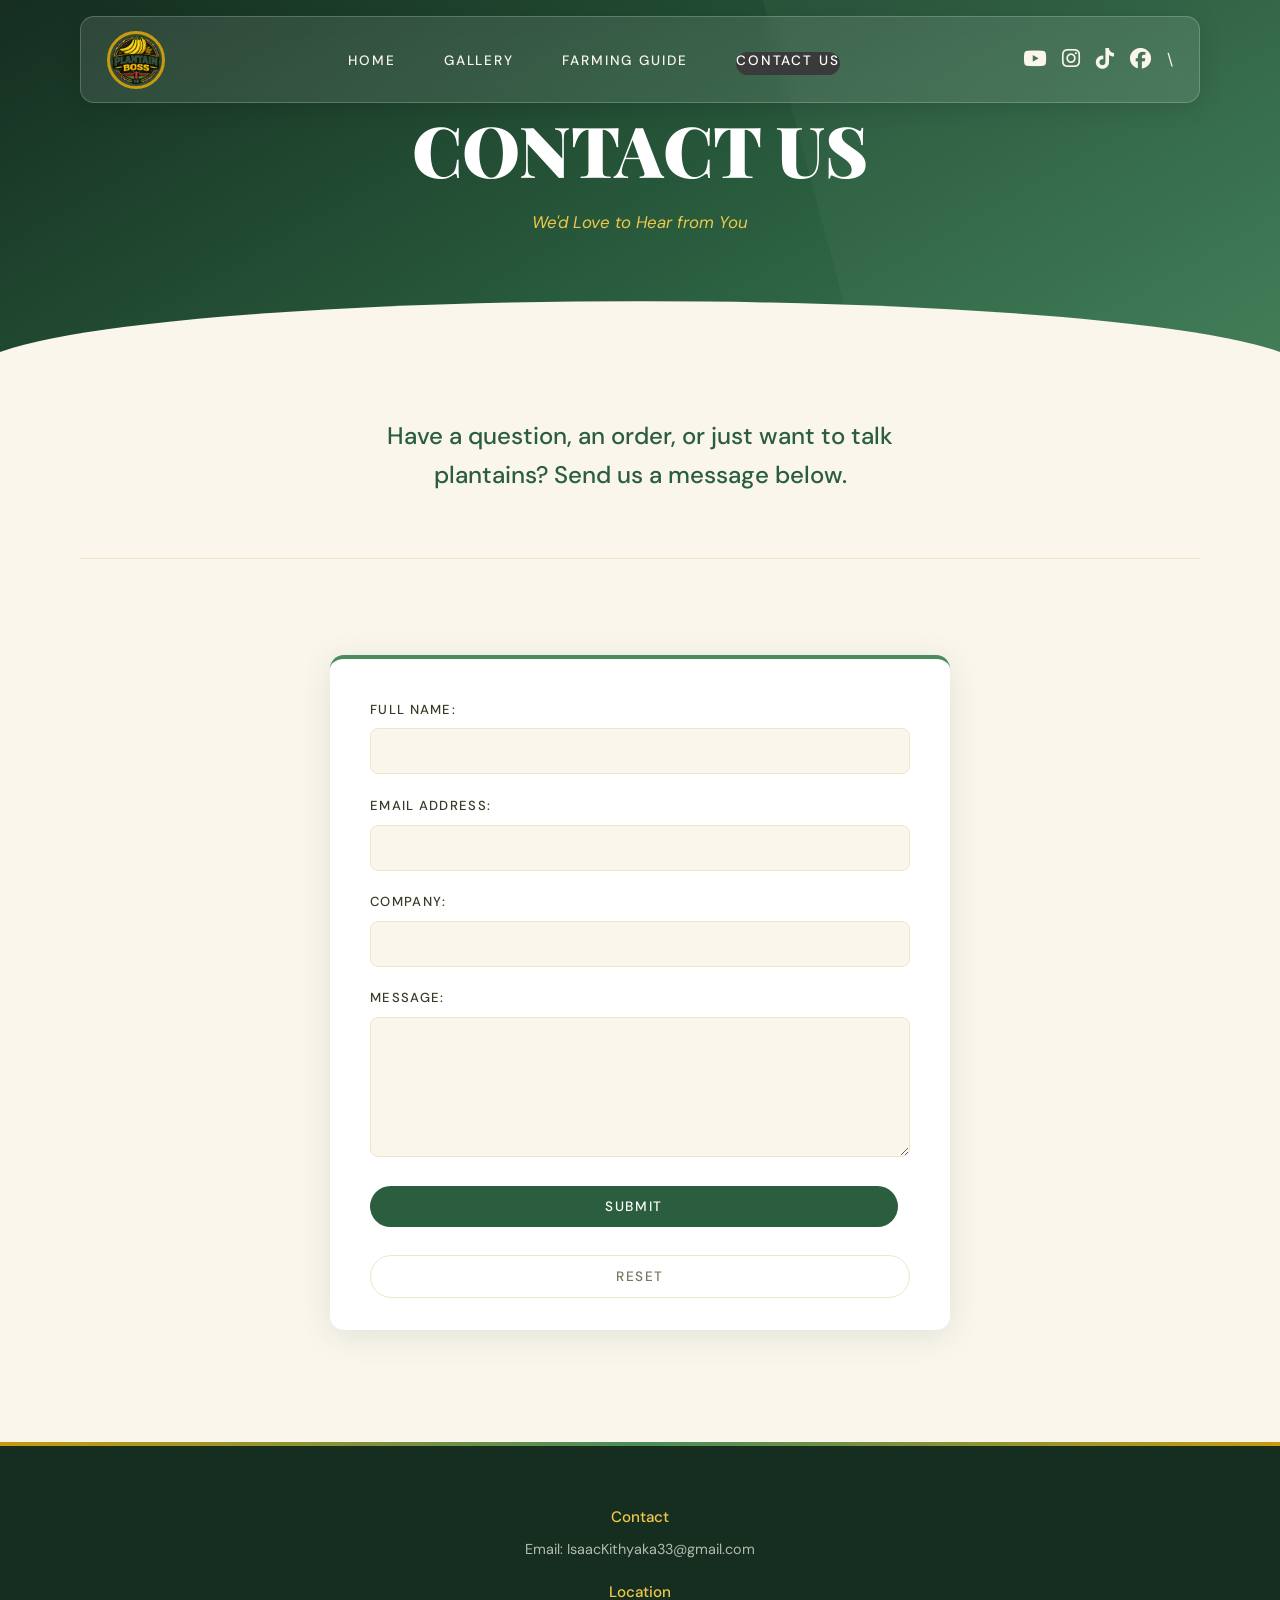
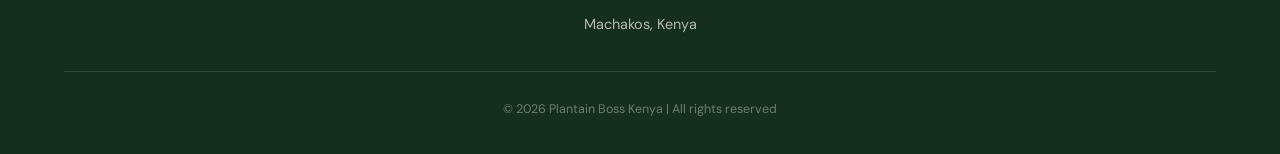
<file: submission/contact.html>
<!DOCTYPE html>
<html lang="en">
<head>
    <meta charset="UTF-8">
    <meta name="viewport" content="width=device-width, initial-scale=1.0">
    <meta name="author" content="Plantain Farming Kenya">
    <meta name="description"
        content="Get in touch with Plantain Boss Kenya, based in Machakos. Reach us to order organic, farm-fresh plantains or ask about our regenerative farming practices.">
    <meta name="keywords"
        content="Contact Plantain Boss Kenya, Buy plantains Kenya, Plantain farm Machakos contact">
    <link rel="canonical" href="https://plantainboss.co.ke/submission/contact.html">
    <link rel="stylesheet" href="css/styles.css">
    <link rel="icon" type="image/png" href="images/plantain-boss-logo.png">
    <title>Contact Us | Plantain Boss Kenya</title>
    <link rel="stylesheet" href="https://cdnjs.cloudflare.com/ajax/libs/font-awesome/6.5.0/css/all.min.css">
</head>
<body>
    <header>
        <nav>
            <a href="../index.html"><img src="images/plantain-boss-logo.png" alt="Plantain Boss Kenya" class="logo"></a>

            <ul>
                <li><a href="../index.html">Home</a></li>
                <li><a href="gallery.html">Gallery</a></li>
                <li><a href="plantain-farming-guide.html">Farming Guide</a></li>
                <li><a href="contact.html" class="active">Contact Us</a></li>
            </ul>
            <div class="social-links">
                <a href="https://www.youtube.com/@PlantainBossKE" target="_blank"><i class="fab fa-youtube"></i></a>
                <a href="https://www.instagram.com/plantainboss_ke/" target="_blank"><i class="fab fa-instagram"></i></a>
                <a href="https://www.tiktok.com/@plantainboss_ke" target="_blank"><i class="fab fa-tiktok"></i></a>
                <a href="https://www.facebook.com/plantainbosskenya" target="_blank"><i class="fab fa-facebook"></i></a>
          \
            </div>
        </nav>
        <h1 style="text-align: center;"><b><font size="50">CONTACT US</font></b></h1>
        <p style="text-align: center;"><i>We'd Love to Hear from You</i></p>
        <br>
    </header>

    <div style="max-width:720px; margin:0 auto; padding:3rem 5% 1rem; text-align:center;">
    <p style="font-family:'DM Sans', sans-serif; font-weight:500; font-size:clamp(1.15rem, 2.6vw, 1.5rem); color:#2a5e3f; line-height:1.6; margin:0;">Have a question, an order, or just want to talk plantains? Send us a message below.</p>
    </div>

    <hr>
    <main>
        <section id="contact">
            <form action="submit_form.php" method="post">

                <label for="full-name">Full Name:</label>
                <input type="text" id="full-name" name="full-name" required><br><br>

                <label for="email">Email Address:</label>
                <input type="email" id="email" name="email" required><br><br>

                <label for="company">Company:</label>
                <input type="text" id="company" name="company"><br><br>

                <label for="message">Message:</label><br>
                <textarea id="message" name="message" rows="5" cols="40" required></textarea><br><br>

                <button type="submit">Submit</button>
                <input type="reset" value="Reset">

            </form>
        </section>
    </main>
    <footer>
        <hr>
        <p>Contact</p>
        <p>Email: IsaacKithyaka33@gmail.com</p>
        <p>Location</p>
        <p>Machakos, Kenya</p>
        <p>&copy; 2026 Plantain Boss Kenya | All rights reserved</p>
    </footer>
    <script src="script.js/script.js"></script>
</body>
</html>
</file>
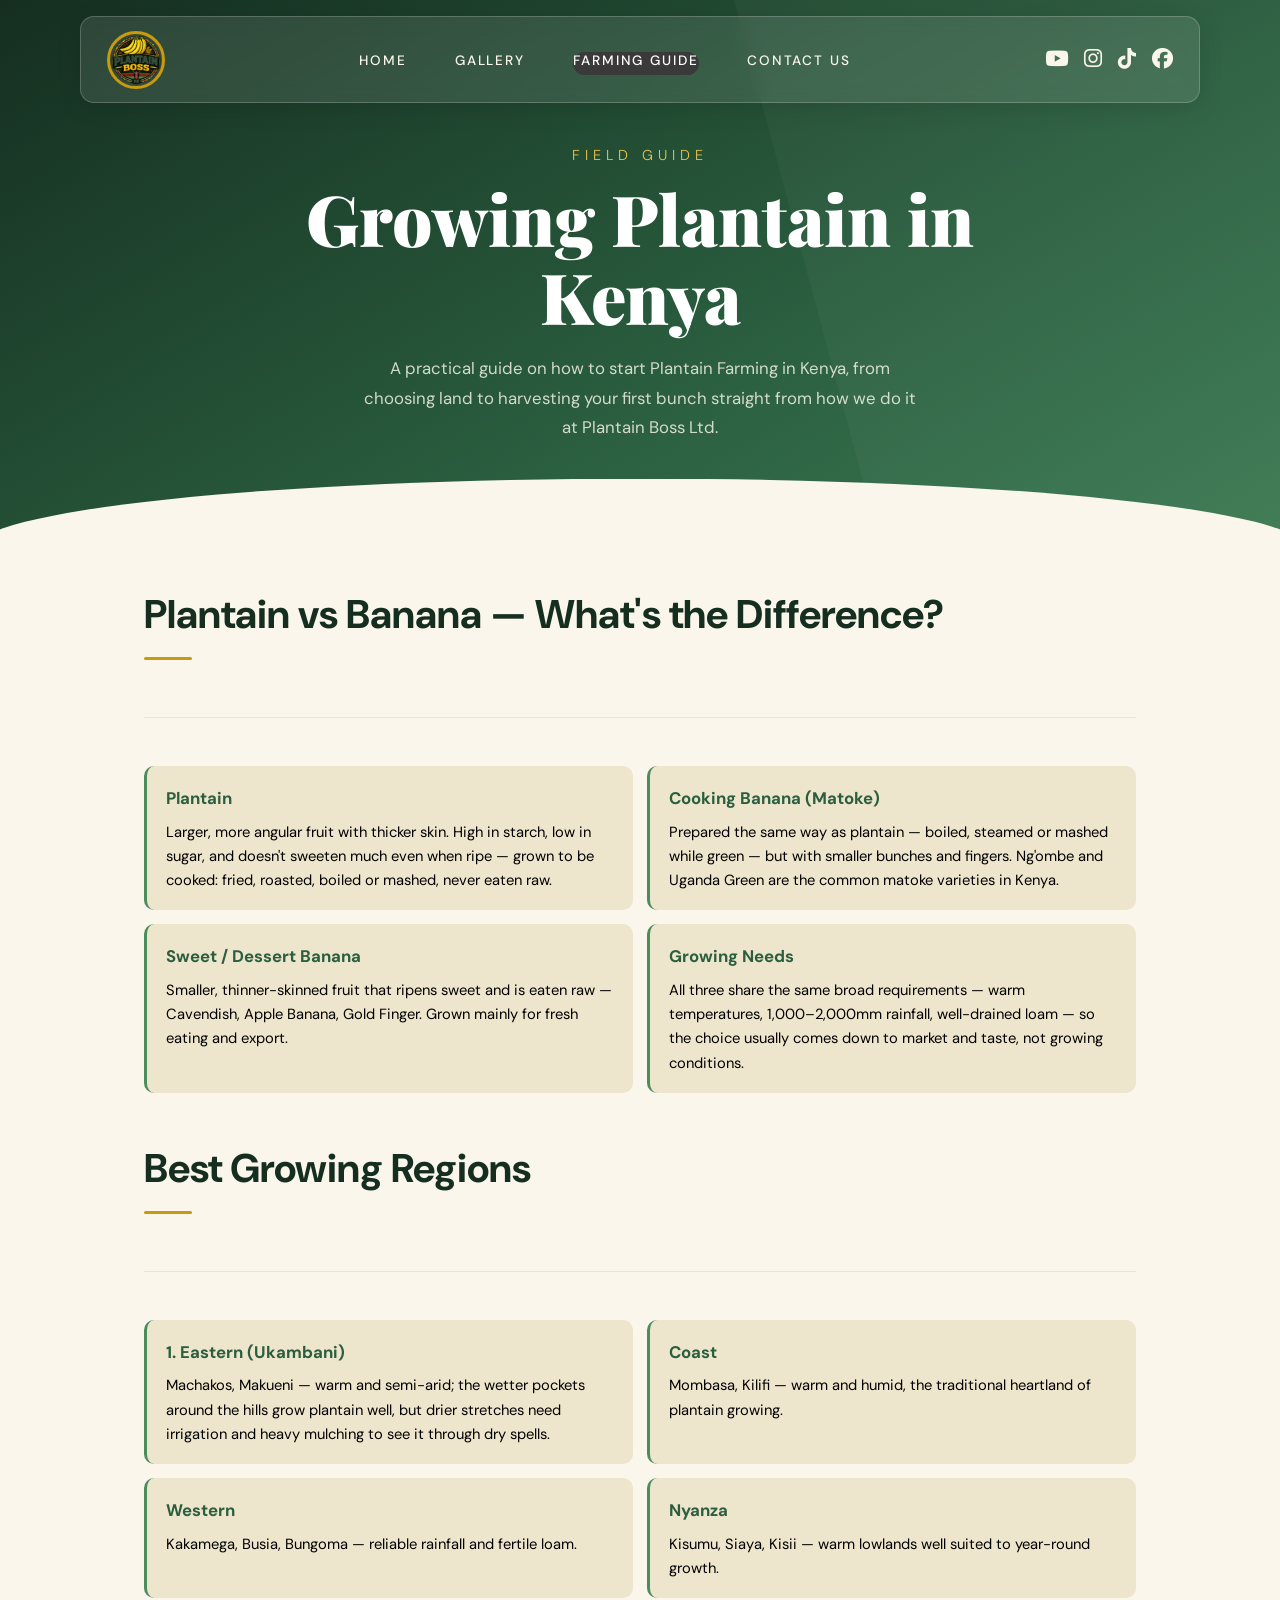
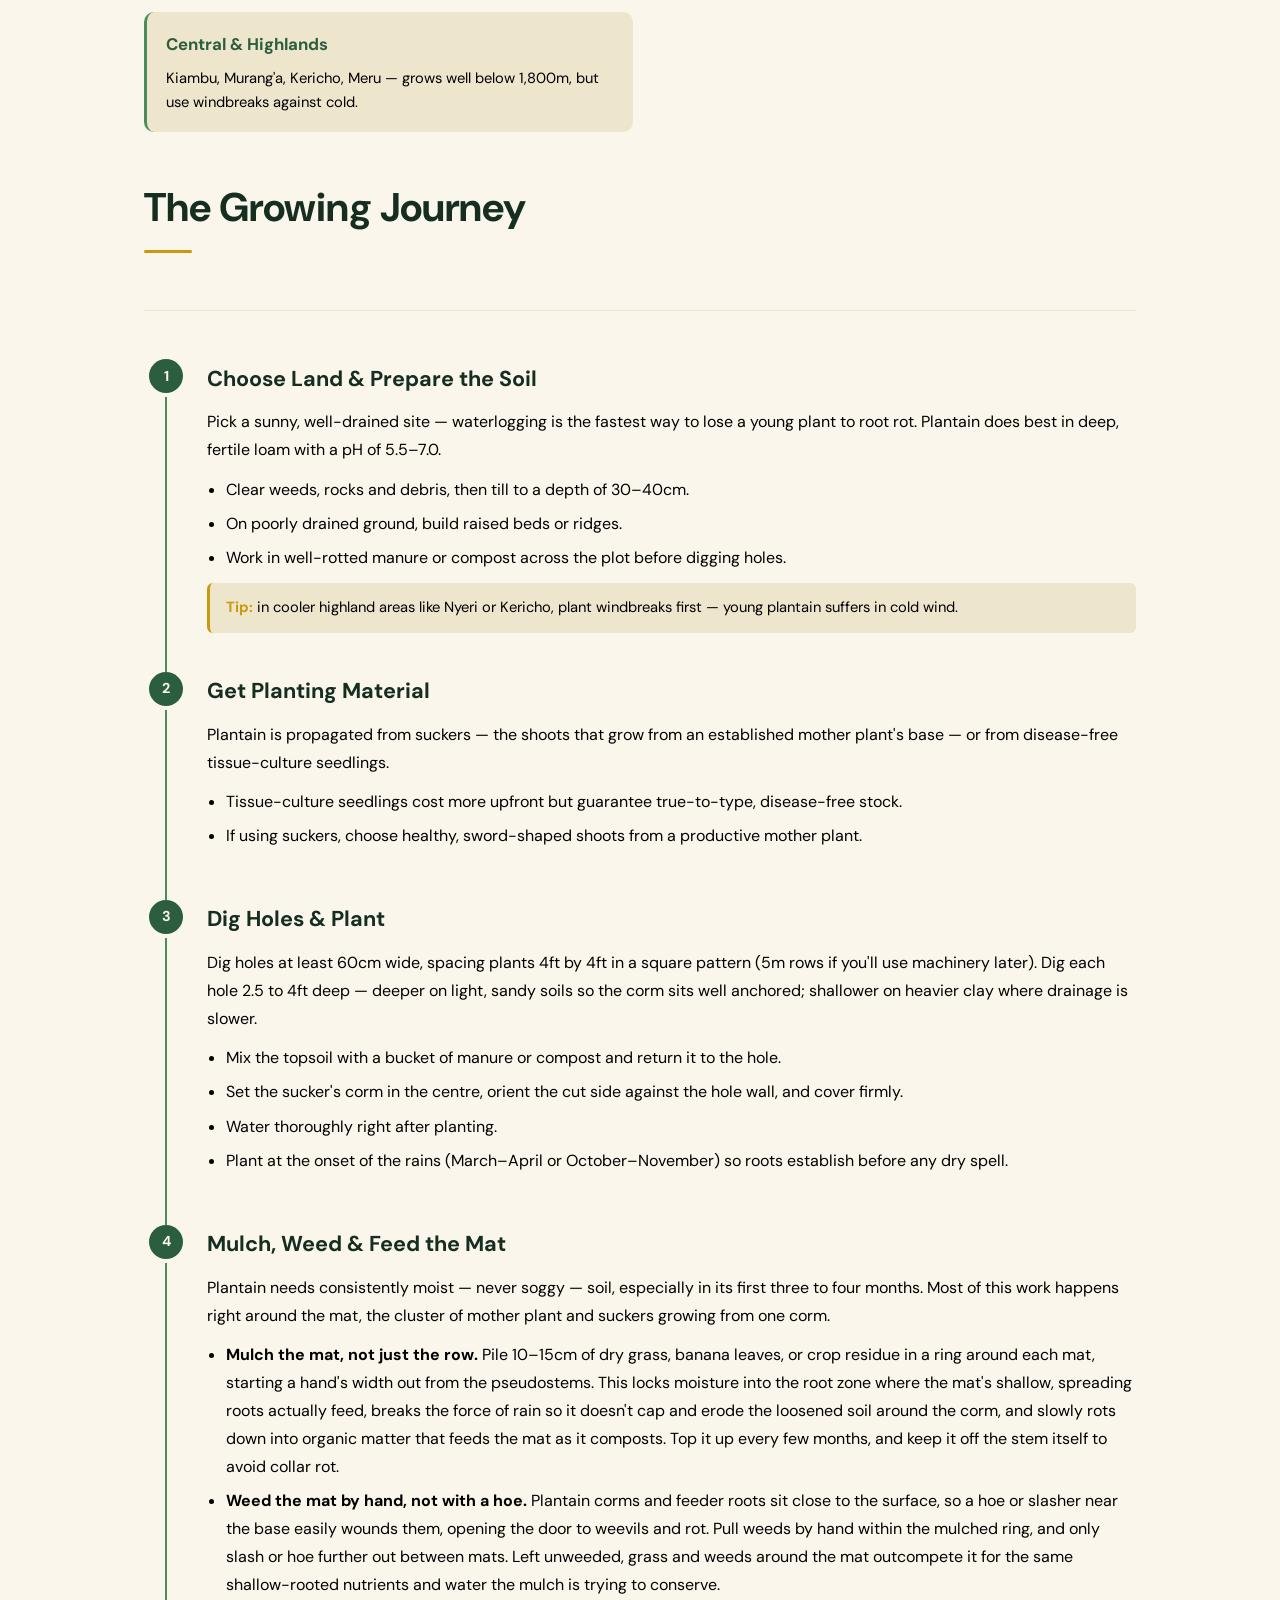
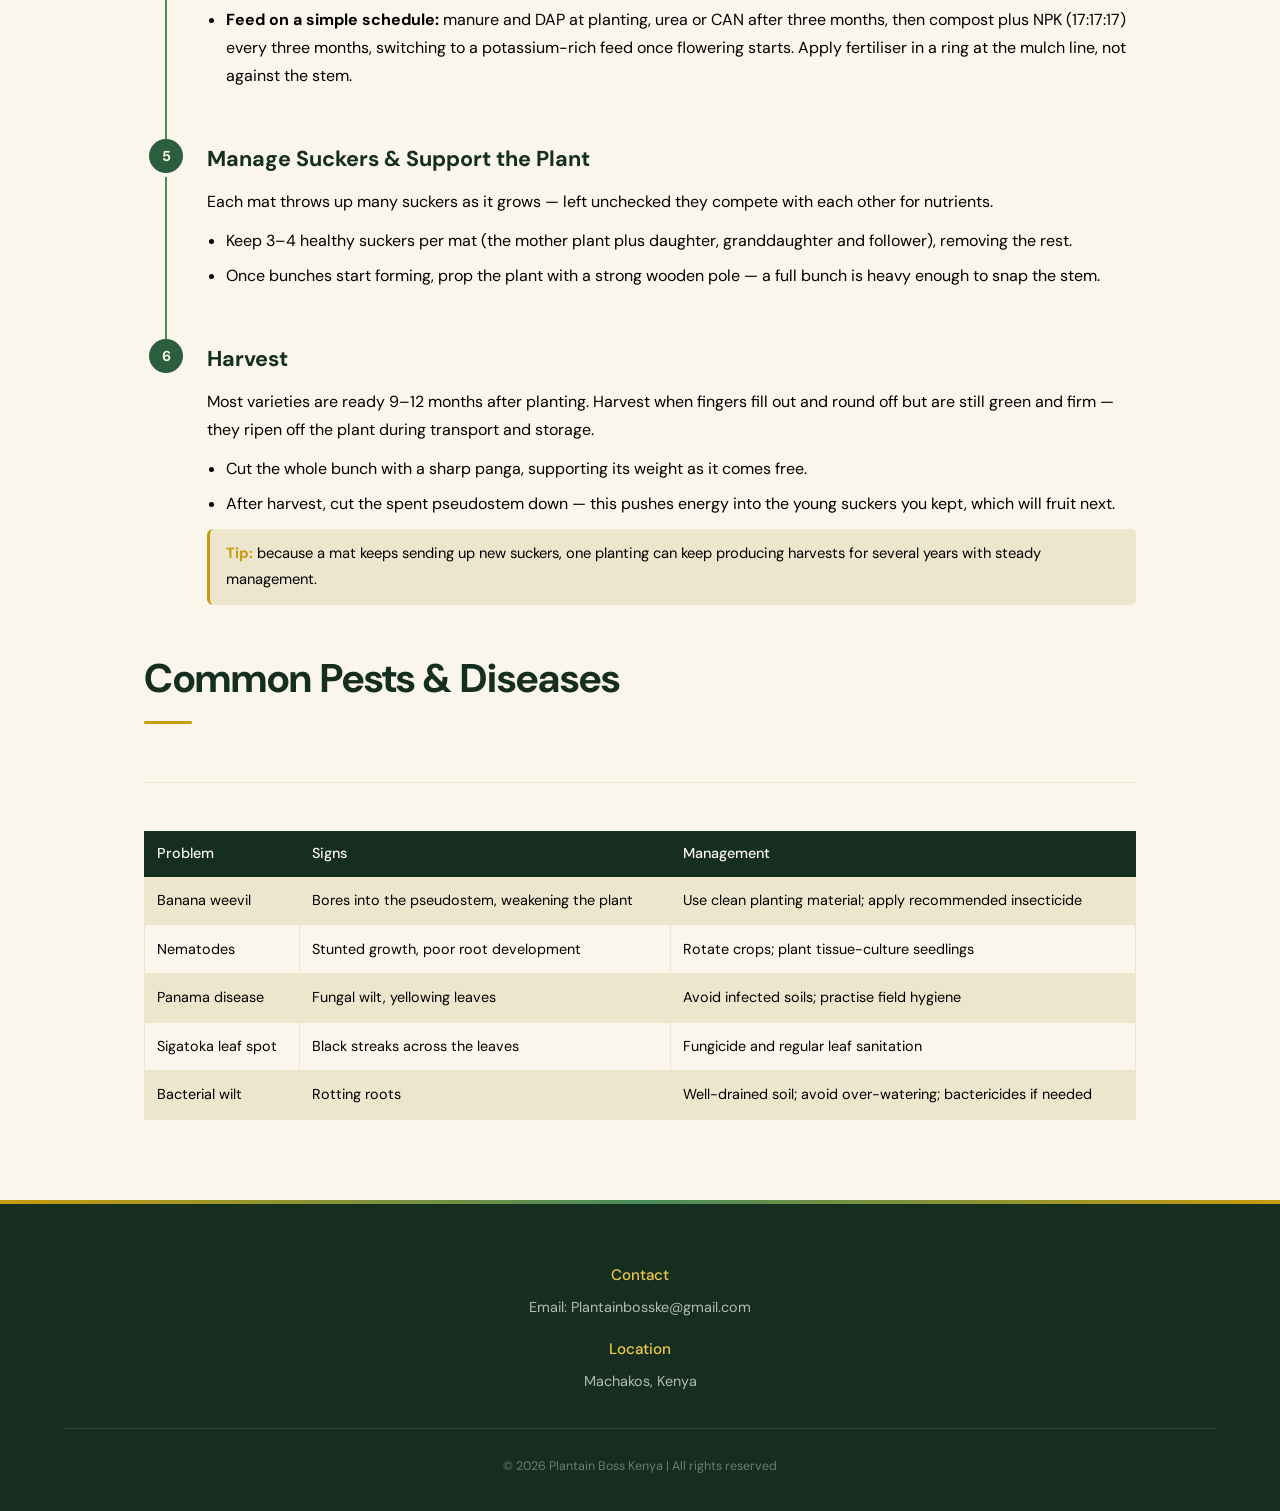
<file: submission/plantain-farming-guide.html>
<!DOCTYPE html>
<html lang="en">
<head>
    <meta charset="UTF-8">
    <meta name="viewport" content="width=device-width, initial-scale=1.0">
    <meta name="author" content="Plantain Farming Kenya">
    <meta name="description"
        content="A practical, step-by-step guide to growing plantain in Kenya — from choosing land and planting spacing to mulching, pest control, and harvesting your first bunch.">
    <meta name="keywords"
        content="Plantains, Plantain Farming Kenya, Plantain Guide, Plantain Boss Kenya, Matoke, Machakos Plantain Farming">
    <link rel="canonical" href="https://plantainboss.co.ke/submission/plantain-farming-guide.html">
    <link rel="stylesheet" href="css/styles.css">
    <title>Growing Plantains in Kenya — Plantain Boss Kenya</title>
    <link rel="stylesheet" href="https://cdnjs.cloudflare.com/ajax/libs/font-awesome/6.5.0/css/all.min.css">
    <link rel="preconnect" href="https://fonts.googleapis.com">
    <link rel="preconnect" href="https://fonts.gstatic.com" crossorigin>
    <link href="https://fonts.googleapis.com/css2?family=Playfair+Display:wght@700;900&family=DM+Sans:opsz,wght@9..40,300;9..40,400;9..40,500;9..40,700&display=swap" rel="stylesheet">
    <link rel="icon" type="image/png" href="images/plantain-boss-logo.png">
    <script type="application/ld+json">
    {
      "@context": "https://schema.org",
      "@type": "Article",
      "headline": "Growing Plantain in Kenya: A Farmer's Guide",
      "description": "A practical, step-by-step guide to growing plantain in Kenya — from choosing land and planting spacing to mulching, pest control, and harvesting.",
      "author": { "@type": "Organization", "name": "Plantain Boss Kenya" },
      "publisher": { "@type": "Organization", "name": "Plantain Boss Kenya" },
      "mainEntityOfPage": "https://plantainboss.co.ke/submission/plantain-farming-guide.html"
    }
    </script>

    <style>
      /* ---- Guide-specific components, built on the site's own palette ---- */
      #guide-content{
        --gd-green-deep:#152e20;
        --gd-green-mid:#2a5e3f;
        --gd-green-light:#4a8c5c;
        --gd-cream:#faf6ec;
        --gd-cream-dark:#ede5cc;
        --gd-gold:#c89a0e;
        --gd-gold-light:#efc84a;
        --gd-text-dark:#181810;
        --gd-text-mid:#3a3a28;
        --gd-text-muted:#787860;
      }

      #guide-content section > h2{
        font-family:'DM Sans', sans-serif;
      }

      .guide-quickfacts{
        display:grid;
        grid-template-columns:repeat(3,1fr);
        gap:1px;
        background:var(--gd-green-deep);
        border-radius:14px;
        overflow:hidden;
        box-shadow:0 12px 30px rgba(21,46,32,.15);
        margin:0 0 2.5rem;
      }
      .guide-quickfacts div{ background:var(--gd-cream); padding:1.2rem 1.1rem; }
      .guide-quickfacts .num{
        font-family:'DM Sans', sans-serif;
        font-weight:700;
        font-size:1.5rem;
        color:var(--gd-green-mid);
        display:block;
      }
      .guide-quickfacts .label{
        font-size:0.76rem;
        color:var(--gd-text-muted);
        text-transform:uppercase;
        letter-spacing:0.06em;
      }

      .guide-grid{
        display:grid;
        grid-template-columns:1fr 1fr;
        gap:0.9rem;
        margin:0 0 2.5rem;
      }
      .guide-card{
        background:var(--gd-cream-dark);
        padding:1.1rem 1.2rem;
        border-radius:10px;
        border-left:3px solid var(--gd-green-light);
      }
      .guide-card h4{
        font-family:'DM Sans', sans-serif;
        margin:0 0 0.4rem;
        font-size:1.05rem;
        color:var(--gd-green-mid);
      }
      .guide-card p{ margin:0; font-size:0.92rem; color:#000; line-height:1.65; }

      .guide-stage{
        display:grid;
        grid-template-columns:44px 1fr;
        gap:0 1.2rem;
        margin-bottom:0;
      }
      .guide-stage-marker{ display:flex; flex-direction:column; align-items:center; }
      .guide-stage-dot{
        width:34px; height:34px; border-radius:50%;
        background:var(--gd-green-mid); color:var(--gd-cream);
        display:flex; align-items:center; justify-content:center;
        font-family:'DM Sans', sans-serif; font-weight:700; font-size:0.9rem;
        flex-shrink:0;
      }
      .guide-stage-line{ width:2px; flex:1; background:var(--gd-green-light); margin-top:4px; min-height:36px; }
      .guide-stage:last-of-type .guide-stage-line{ display:none; }
      .guide-stage-body{ padding-bottom:2.4rem; }
      .guide-stage-body h3{
        font-family:'DM Sans', sans-serif;
        font-weight:700;
        font-size:1.35rem;
        margin:0.1rem 0 0.6rem;
        color:var(--gd-green-deep);
      }
      .guide-stage-body p{ margin:0 0 0.7rem; color:#000; line-height:1.75; }
      .guide-stage-body ul{ margin:0 0 0.7rem; padding-left:1.2rem; color:#000; line-height:1.75; }
      .guide-stage-body li{ margin-bottom:0.4rem; }

      .guide-tip{
        background:var(--gd-cream-dark);
        border-left:3px solid var(--gd-gold);
        padding:0.75rem 1rem;
        font-size:0.92rem;
        border-radius:6px;
        margin-top:0.6rem;
        color:#000;
      }
      .guide-tip strong{ color:var(--gd-gold); }

      .guide-table{
        width:100%;
        border-collapse:collapse;
        margin:0 0 1rem;
        font-size:0.9rem;
        border:1px solid var(--gd-green-deep);
      }
      .guide-table th{
        text-align:left;
        background:var(--gd-green-deep);
        color:var(--gd-cream);
        padding:0.6rem 0.75rem;
        font-weight:500;
        border:1px solid var(--gd-green-deep);
      }
      .guide-table td{
        padding:0.7rem 0.75rem;
        border:1px solid var(--gd-cream-dark);
        vertical-align:top;
        color:#000;
      }
      .guide-table tr:nth-child(even) td{ background:var(--gd-cream-dark); }

      @media (max-width:700px){
        .guide-quickfacts{ grid-template-columns:1fr; }
        .guide-grid{ grid-template-columns:1fr; }
        .guide-stage{ grid-template-columns:36px 1fr; gap:0 0.8rem; }
        .guide-stage-dot{ width:28px; height:28px; font-size:0.8rem; }
        .guide-table{ font-size:0.8rem; }
        .guide-table th, .guide-table td{ padding:0.5rem 0.55rem; }
      }
    </style>
</head>

<body>
    <header>
        <nav>
            <a href="../index.html"><img src="images/plantain-boss-logo.png" alt="Plantain Boss Kenya" class="logo" width="5%" height="10%"></a>

            <ul>
                <li><a href="../index.html">Home</a></li>
                <li><a href="gallery.html">Gallery</a></li>
                <li><a href="plantain-farming-guide.html" class="active">Farming Guide</a></li>
                <li><a href="contact.html">Contact Us</a></li>
            </ul>

            <div class="social-links">
                <a href="https://www.youtube.com/@PlantainBossKE" target="_blank"><i class="fab fa-youtube"></i></a>
                <a href="https://www.instagram.com/plantainboss_ke/" target="_blank"><i class="fab fa-instagram"></i></a>
                <a href="https://www.tiktok.com/@plantainboss_ke" target="_blank"><i class="fab fa-tiktok"></i></a>
                <a href="https://www.facebook.com/plantainbosskenya" target="_blank"><i class="fab fa-facebook"></i></a>
              
            </div>
        </nav>

        <h2 style="text-align:center;">Field Guide</h2>
        <h1 style="text-align:center;">Growing Plantain in Kenya</h1>
        <p style="text-align:center;">A practical guide on how to start Plantain Farming in Kenya, from choosing land to harvesting your first bunch  straight from how we do it at Plantain Boss Ltd.</p>
    </header>

    <main>
        <div id="guide-content">

        <section id="guide-overview">
            <h2>Plantain vs Banana — What's the Difference?</h2>
            <hr>
            <div class="guide-grid">
                <div class="guide-card"><h4>Plantain</h4><p>Larger, more angular fruit with thicker skin. High in starch, low in sugar, and doesn't sweeten much even when ripe — grown to be cooked: fried, roasted, boiled or mashed, never eaten raw.</p></div>
                <div class="guide-card"><h4>Cooking Banana (Matoke)</h4><p>Prepared the same way as plantain — boiled, steamed or mashed while green — but with smaller bunches and fingers. Ng'ombe and Uganda Green are the common matoke varieties in Kenya.</p></div>
                <div class="guide-card"><h4>Sweet / Dessert Banana</h4><p>Smaller, thinner-skinned fruit that ripens sweet and is eaten raw — Cavendish, Apple Banana, Gold Finger. Grown mainly for fresh eating and export.</p></div>
                <div class="guide-card"><h4>Growing Needs</h4><p>All three share the same broad requirements — warm temperatures, 1,000–2,000mm rainfall, well-drained loam — so the choice usually comes down to market and taste, not growing conditions.</p></div>
            </div>
        </section>

        <section id="guide-regions">
            <h2>Best Growing Regions</h2>
            <hr>
            <div class="guide-grid">
                <div class="guide-card"><h4>1. Eastern (Ukambani)</h4><p>Machakos, Makueni — warm and semi-arid; the wetter pockets around the hills grow plantain well, but drier stretches need irrigation and heavy mulching to see it through dry spells.</p></div>
                <div class="guide-card"><h4>Coast</h4><p>Mombasa, Kilifi — warm and humid, the traditional heartland of plantain growing.</p></div>
                <div class="guide-card"><h4>Western</h4><p>Kakamega, Busia, Bungoma — reliable rainfall and fertile loam.</p></div>
                <div class="guide-card"><h4>Nyanza</h4><p>Kisumu, Siaya, Kisii — warm lowlands well suited to year-round growth.</p></div>
                <div class="guide-card"><h4>Central &amp; Highlands</h4><p>Kiambu, Murang'a, Kericho, Meru — grows well below 1,800m, but use windbreaks against cold.</p></div>
            </div>
        </section>

        <section id="guide-journey">
            <h2>The Growing Journey</h2>
            <hr>

            <div class="guide-stage">
                <div class="guide-stage-marker"><div class="guide-stage-dot">1</div><div class="guide-stage-line"></div></div>
                <div class="guide-stage-body">
                    <h3>Choose Land &amp; Prepare the Soil</h3>
                    <p>Pick a sunny, well-drained site — waterlogging is the fastest way to lose a young plant to root rot. Plantain does best in deep, fertile loam with a pH of 5.5–7.0.</p>
                    <ul>
                        <li>Clear weeds, rocks and debris, then till to a depth of 30–40cm.</li>
                        <li>On poorly drained ground, build raised beds or ridges.</li>
                        <li>Work in well-rotted manure or compost across the plot before digging holes.</li>
                    </ul>
                    <div class="guide-tip"><strong>Tip:</strong> in cooler highland areas like Nyeri or Kericho, plant windbreaks first — young plantain suffers in cold wind.</div>
                </div>
            </div>

            <div class="guide-stage">
                <div class="guide-stage-marker"><div class="guide-stage-dot">2</div><div class="guide-stage-line"></div></div>
                <div class="guide-stage-body">
                    <h3>Get Planting Material</h3>
                    <p>Plantain is propagated from suckers — the shoots that grow from an established mother plant's base — or from disease-free tissue-culture seedlings.</p>
                    <ul>
                        <li>Tissue-culture seedlings cost more upfront but guarantee true-to-type, disease-free stock.</li>
                        <li>If using suckers, choose healthy, sword-shaped shoots from a productive mother plant.</li>
                    </ul>
                </div>
            </div>

            <div class="guide-stage">
                <div class="guide-stage-marker"><div class="guide-stage-dot">3</div><div class="guide-stage-line"></div></div>
                <div class="guide-stage-body">
                    <h3>Dig Holes &amp; Plant</h3>
                    <p>Dig holes at least 60cm wide, spacing plants 4ft by 4ft in a square pattern (5m rows if you'll use machinery later). Dig each hole 2.5 to 4ft deep — deeper on light, sandy soils so the corm sits well anchored; shallower on heavier clay where drainage is slower.</p>
                    <ul>
                        <li>Mix the topsoil with a bucket of manure or compost and return it to the hole.</li>
                        <li>Set the sucker's corm in the centre, orient the cut side against the hole wall, and cover firmly.</li>
                        <li>Water thoroughly right after planting.</li>
                        <li>Plant at the onset of the rains (March–April or October–November) so roots establish before any dry spell.</li>
                    </ul>
                </div>
            </div>

            <div class="guide-stage">
                <div class="guide-stage-marker"><div class="guide-stage-dot">4</div><div class="guide-stage-line"></div></div>
                <div class="guide-stage-body">
                    <h3>Mulch, Weed &amp; Feed the Mat</h3>
                    <p>Plantain needs consistently moist — never soggy — soil, especially in its first three to four months. Most of this work happens right around the mat, the cluster of mother plant and suckers growing from one corm.</p>
                    <ul>
                        <li><strong>Mulch the mat, not just the row.</strong> Pile 10–15cm of dry grass, banana leaves, or crop residue in a ring around each mat, starting a hand's width out from the pseudostems. This locks moisture into the root zone where the mat's shallow, spreading roots actually feed, breaks the force of rain so it doesn't cap and erode the loosened soil around the corm, and slowly rots down into organic matter that feeds the mat as it composts. Top it up every few months, and keep it off the stem itself to avoid collar rot.</li>
                        <li><strong>Weed the mat by hand, not with a hoe.</strong> Plantain corms and feeder roots sit close to the surface, so a hoe or slasher near the base easily wounds them, opening the door to weevils and rot. Pull weeds by hand within the mulched ring, and only slash or hoe further out between mats. Left unweeded, grass and weeds around the mat outcompete it for the same shallow-rooted nutrients and water the mulch is trying to conserve.</li>
                        <li><strong>Feed on a simple schedule:</strong> manure and DAP at planting, urea or CAN after three months, then compost plus NPK (17:17:17) every three months, switching to a potassium-rich feed once flowering starts. Apply fertiliser in a ring at the mulch line, not against the stem.</li>
                    </ul>
                </div>
            </div>

            <div class="guide-stage">
                <div class="guide-stage-marker"><div class="guide-stage-dot">5</div><div class="guide-stage-line"></div></div>
                <div class="guide-stage-body">
                    <h3>Manage Suckers &amp; Support the Plant</h3>
                    <p>Each mat throws up many suckers as it grows — left unchecked they compete with each other for nutrients.</p>
                    <ul>
                        <li>Keep 3–4 healthy suckers per mat (the mother plant plus daughter, granddaughter and follower), removing the rest.</li>
                        <li>Once bunches start forming, prop the plant with a strong wooden pole — a full bunch is heavy enough to snap the stem.</li>
                    </ul>
                </div>
            </div>

            <div class="guide-stage">
                <div class="guide-stage-marker"><div class="guide-stage-dot">6</div></div>
                <div class="guide-stage-body">
                    <h3>Harvest</h3>
                    <p>Most varieties are ready 9–12 months after planting. Harvest when fingers fill out and round off but are still green and firm — they ripen off the plant during transport and storage.</p>
                    <ul>
                        <li>Cut the whole bunch with a sharp panga, supporting its weight as it comes free.</li>
                        <li>After harvest, cut the spent pseudostem down — this pushes energy into the young suckers you kept, which will fruit next.</li>
                    </ul>
                    <div class="guide-tip"><strong>Tip:</strong> because a mat keeps sending up new suckers, one planting can keep producing harvests for several years with steady management.</div>
                </div>
            </div>
        </section>

        <section id="guide-pests">
            <h2>Common Pests &amp; Diseases</h2>
            <hr>
            <div style="overflow-x:auto;">
            <table class="guide-table">
                <tr><th>Problem</th><th>Signs</th><th>Management</th></tr>
                <tr><td>Banana weevil</td><td>Bores into the pseudostem, weakening the plant</td><td>Use clean planting material; apply recommended insecticide</td></tr>
                <tr><td>Nematodes</td><td>Stunted growth, poor root development</td><td>Rotate crops; plant tissue-culture seedlings</td></tr>
                <tr><td>Panama disease</td><td>Fungal wilt, yellowing leaves</td><td>Avoid infected soils; practise field hygiene</td></tr>
                <tr><td>Sigatoka leaf spot</td><td>Black streaks across the leaves</td><td>Fungicide and regular leaf sanitation</td></tr>
                <tr><td>Bacterial wilt</td><td>Rotting roots</td><td>Well-drained soil; avoid over-watering; bactericides if needed</td></tr>
            </table>
            </div>
        </section>

        </div>
    </main>

    <footer>
        <hr>
        <p>Contact</p>
        <p>Email: Plantainbosske@gmail.com</p>
        <p>Location</p>
        <p>Machakos, Kenya</p>
        <p> © 2026 Plantain Boss Kenya | All rights reserved</p>
    </footer>
    <script src="script.js/script.js"></script>
</body>
</html>
</file>
<file: submission/css/styles.css>
/* ================================================================
   Plantain Boss Kenya — css/style.css
   Covers: index.html | gallery.html | contact.html
   Aesthetic: Lush Tropical Editorial
   Fonts: Playfair Display (headings) + DM Sans (body)
   ================================================================ */


@import url('https://fonts.googleapis.com/css2?family=Playfair+Display:wght@700;900&family=DM+Sans:opsz,wght@9..40,300;9..40,400;9..40,500;9..40,700&display=swap');


/* Reset */
* {
  margin: 0;
  padding: 0;
  box-sizing: border-box;
}


/* Light theme (default) */
:root {
  --bg: #f9f9f9;
  --text: #1a1a1a;
  --card-bg: #ffffff;
  --border: #ddd;
  --primary: #2e7d32;
  --primary-light: #4CAF50;
  --shadow: rgba(0,0,0,0.1);
  --nav-bg: #2e7d32;
  --nav-text: #fff;
}


/* Dark theme */
[data-theme="dark"] {
  --bg: #1a1a1a;
  --text: #f0f0f0;
  --card-bg: #2a2a2a;
  --border: #444;
  --primary: #4CAF50;
  --primary-light: #66BB6A;
  --shadow: rgba(0,0,0,0.4);
  --nav-bg: #1a1a1a;
  --nav-text: #f0f0f0;
}


:root {
  --green-deep:   #152e20;
  --green-mid:    #2a5e3f;
  --green-light:  #4a8c5c;
  --green-pale:   #ddeee4;
  --gold:         #c89a0e;
  --gold-light:   #efc84a;
  --cream:        #faf6ec;
  --cream-dark:   #ede5cc;
  --white:        #ffffff;
  --text-dark:    #181810;
  --text-mid:     #3a3a28;
  --text-muted:   #787860;


  --font-display: 'DM Sans', Arial, sans-serif;
  --font-body:    'DM Sans', sans-serif;


  --max-w:        1120px;
  --radius-card:  14px;
  --shadow-card:  0 6px 32px rgba(21, 46, 32, .10);
  --transition:   0.25s ease;
}


/* ── Reset ───────────────────────────────────────────────────── */
*, *::before, *::after { box-sizing: border-box; margin: 0; padding: 0; }
html { scroll-behavior: smooth; font-size: 16px; }


body {
  font-family: var(--font-body);
  background: var(--cream);
  color: var(--text-dark);
  line-height: 1.75;
  overflow-x: hidden;
}
/* Subtle grain texture on every page */
body::after {
  content: ''; </footer>
 <script src="js/script.js"></script>
</body>
</html>

CSS Codes



  position: fixed;
  inset: 0;
  background-image: url("data:image/svg+xml,%3Csvg viewBox='0 0 256 256' xmlns='http://www.w3.org/2000/svg'%3E%3Cfilter id='g'%3E%3CfeTurbulence type='fractalNoise' baseFrequency='0.85' numOctaves='4' stitchTiles='stitch'/%3E%3C/filter%3E%3Crect width='100%25' height='100%25' filter='url(%23g)' opacity='0.045'/%3E%3C/svg%3E");
  pointer-events: none;
  z-index: 9999;
  opacity: 0.28;
}


img   { display: block; max-width: 100%; }
a     { color: var(--green-mid); text-decoration: none; transition: color var(--transition); }
a:hover { color: var(--gold); }
hr    { border: none; border-top: 1px solid var(--cream-dark); margin: 3rem auto; max-width: var(--max-w); }




/* ================================================================
   HEADER / NAV  (shared)
   ================================================================ */
header {
  position: relative;
  background: linear-gradient(150deg, var(--green-deep) 0%, var(--green-mid) 60%, #3c7a52 100%);
  color: var(--cream);
  overflow: hidden;
  padding-bottom: 5rem;
}


/* diagonal shimmer stripe */
header::before {
  content: '';
  position: absolute;
  top: -40%; right: -10%;
  width: 45%; height: 200%;
  background: rgba(255, 255, 255, .03);
  transform: rotate(-15deg);
  pointer-events: none;
}


/* cream wave cutout at bottom */
header::after {
  content: '';
  position: absolute;
  bottom: -2px; left: 0;
  width: 100%; height: 70px;
  background: var(--cream);
  clip-path: ellipse(52% 100% at 50% 100%);
}


/* ── Navbar ── */
nav {
  display: flex;
  align-items: center;
  justify-content: space-between;
  flex-wrap: wrap;
  gap: 1rem;
  max-width: var(--max-w);
  margin: 0 auto;
  padding: 1.2rem 5%;
  position: relative;
  z-index: 10;
}

/* Rectangular translucent nav bar */
nav {
  display: flex;
  align-items: center;
  justify-content: space-between;
  flex-wrap: wrap;
  gap: 1rem;
  max-width: var(--max-w);
  margin: 1rem auto 0;
  padding: 0.85rem 1.6rem;
  position: relative;
  z-index: 10;
  background: rgba(255, 255, 255, 0.10);
  border: 1px solid rgba(255, 255, 255, 0.20);
  border-radius: 14px;
  backdrop-filter: blur(8px);
  -webkit-backdrop-filter: blur(8px);
  box-shadow: 0 4px 24px rgba(0,0,0,0.12);
}


.logo {
  width: 58px !important;
  height: 58px !important;
  border-radius: 50%;
  border: 3px solid var(--gold);
  object-fit: cover;
  transition: transform var(--transition), box-shadow var(--transition);
}
.logo:hover {
  transform: rotate(-5deg) scale(1.1);
  box-shadow: 0 0 0 5px rgba(207, 160, 23, .25);
}


nav ul { list-style: none; display: flex; gap: 3rem; }
nav ul li a {
  color: var(--cream);
  font-weight: 500;
  font-size: 0.85rem;
  letter-spacing: 0.14em;
  text-transform: uppercase;
  padding-bottom: 4px;
  background: linear-gradient(90deg, transparent, transparent), linear-gradient(90deg, var(--gold-light), var(--gold-light));
  background-size: 100% 2px, 0 2px;
  background-position: 100% 100%, 0 100%;
  background-repeat: no-repeat;
  background-size: 100% 2px, 0 2px;
  border-radius: 50px;
  border-bottom: 2px solid transparent;
  transition: color var(--transition), border-color var(--transition);
}
nav ul li a:hover { color: var(--gold-light); border-color: var(--gold-light); }
.social-links { display: flex; gap: 1rem; align-items: center; }
.social-links a {
  color: var(--cream);
  font-size: 1.3rem;
  transition: color var(--transition), transform var(--transition);
}
.social-links a:hover { color: var(--gold-light); transform: translateY(-3px) scale(1.15); }
nav ul li a.active {
  background: #3a3a3a;
  color: #ffffff;
}
#theme-toggle {
  background: none;
  border: 1px solid var(--nav-text);
  color: var(--nav-text);
  font-size: 1.5rem;
  padding: 0.2rem 0.3rem;
  border-radius: 8px;
  cursor: pointer;
  transition: all 0.3s;
}


#theme-toggle:hover {
  background: var(--nav-text);
  color: var(--nav-bg);
}


/* ── Hero text ── */
header h2 {
  font-family: var(--font-body);
  font-weight: 300;
  font-size: clamp(0.7rem, 1.8vw, 0.9rem);
  letter-spacing: 0.35em;
  text-transform: uppercase;
  color: var(--gold-light);
  text-align: center;
  margin: 2.5rem auto 0.75rem;
  position: relative;
  z-index: 1;
  opacity: 0;
  animation: fadeUp 0.7s 0.2s ease forwards;
}


header h1 {
  font-family: 'Playfair Display', Georgia, serif;
  font-weight: 900;
  font-size: clamp(2rem, 5.5vw, 4.5rem);
  line-height: 1.1;
  text-align: center;
  color: var(--white);
  max-width: 860px;
  margin: 0.5rem auto 1.2rem;
  padding: 0 5%;
  position: relative;
  z-index: 1;
  opacity: 0;
  animation: fadeUp 0.7s 0.4s ease forwards;
}


/* strip legacy <b> and <font> tags visually */
header h1 b, header h1 font { font: inherit; color: inherit; }


header > p,
header p[style] {
  text-align: center !important;
  color: rgba(250, 246, 236, .82);
  font-size: clamp(0.9rem, 2vw, 1.05rem);
  max-width: 680px;
  margin: 0 auto 1.5rem;
  padding: 0 5%;
  position: relative;
  z-index: 1;
  opacity: 0;
  animation: fadeUp 0.7s 0.6s ease forwards;
}


/* italic subtitle (gallery/contact pages) */
header p i { font-style: italic; color: var(--gold-light); }


html {
  scroll-behavior: smooth;
}




/* ================================================================
   MAIN WRAPPER
   ================================================================ */
main {
  max-width: var(--max-w);
  margin: 0 auto;
  padding: 2rem 5% 4rem;
  position: relative;
  z-index: 1;
}




/* ================================================================
   INDEX — scroll link
   ================================================================ */
#about {
  padding: 1.5rem 0 0.2rem;
  text-align: center;
}
#about a {
  display: inline-block;
  font-size: 0.8rem;
  letter-spacing: 0.16em;
  text-transform: uppercase;
  font-weight: 500;
  color: var(--green-mid);
  border: 1.5px solid var(--green-light);
  padding: 0.55rem 1.4rem;
  border-radius: 40px;
  transition: background var(--transition), color var(--transition);
}
#about a:hover { background: var(--green-mid); color: var(--cream); }




/* ── Section headings ── */
section > h2 {
  font-family: var(--font-display);
  font-weight: 700;
  font-size: clamp(1.6rem, 3.5vw, 2.5rem);
  color: var(--green-deep);
  margin-bottom: 2rem;
  padding-bottom: 0.6rem;
}
section > h2::after {
  content: '';
  display: block;
  width: 48px;
  height: 3px;
  background: var(--gold);
  border-radius: 2px;
  margin-top: 0.5rem;
}




/* ================================================================
   INDEX — Article cards  (image + text side by side)
   ================================================================ */


h2 {
    font-family: 'Playfair Display', 'Georgia', serif;
    font-weight: 700;
    font-size: 2.5rem;
    color: #1e3525; /* Deep elegant green */
    margin-bottom: 20px;
}


/* 1. Scroll Button Layout */
.scroll-container {
    text-align: center;
    margin: 40px 0 60px 0;
}


.scroll-btn {
    display: inline-block;
    text-decoration: none;
    text-transform: uppercase;
    font-size: 0.85rem;
    letter-spacing: 2px;
    color: #4a6b53; /* Sage green text */
    border: 1px solid #4a6b53; /* Sage green border */
    padding: 12px 35px;
    border-radius: 50px; /* Gives the pill/capsule shape */
    transition: all 0.3s ease;
}


.scroll-btn:hover {
    background-color: #4a6b53;
    color: #fbf9f1;
}


/* 2. Dynamic Products Section layout */
#dynamic-products {
    max-width: 1200px;
    margin: 0 auto;
    text-align: center; /* Center-aligns the section content */
}


/* Gold Accent Line */
.accent-line {
    width: 50px;
    height: 4px;
    background-color: #d1a13b; /* Gold color */
    margin-bottom: 15px;
}


/* 3. Wishlist Input Row */
.wishlist-input-row {
    display: flex;
    gap: 0; /* Keeps them flush or near each other */
    align-items: center;
    margin-top: 20px;
}


#wishlist-input {
    padding: 6px 12px;
    font-size: 0.9rem;
    border: 1px solid #ccc;
    border-right: none; /* Blends it toward the button */
    background: #fff;
    width: 200px;
    align-items: center;
}


#add-to-wishlist {
    padding: 6px 12px;
    font-size: 0.9rem;
    border: 1px solid #ccc;
    background-color: #f0f0f0;
    cursor: pointer;
    transition: background 0.2s;
}


#add-to-wishlist:hover {
    background-color: #e0e0e0;
}


article {
  display: grid;
  grid-template-columns: 280px 1fr;
  gap: 0 2rem;
  align-items: start;
  background: var(--white);
  border-radius: var(--radius-card);
  padding: 2rem;
  margin-bottom: 1.6rem;
  box-shadow: var(--shadow-card);
  border-left: 4px solid var(--green-light);
  position: relative;
  overflow: hidden;
  transition: transform var(--transition), box-shadow var(--transition);
}
article::before {
  content: '';
  position: absolute;
  inset: 0;
  background: linear-gradient(135deg, rgba(74,140,92,.05) 0%, transparent 55%);
  pointer-events: none;
}
article:hover {
  transform: translateY(-5px);
  box-shadow: 0 16px 48px rgba(21, 46, 32, .15);
}


article h4 {
  font-family: var(--font-display);
  font-weight: 700;
  font-size: 1.2rem;
  color: var(--green-deep);
  grid-column: 1 / -1;
  margin-bottom: 0.75rem;
}


article img {
  width: 100% !important;
  height: 220px !important;
  object-fit: cover;
  border-radius: 9px;
  grid-row: 2;
  filter: saturate(1.1);
  transition: transform 0.4s ease, filter 0.4s ease;
}
article:hover img { transform: scale(1.04); filter: saturate(1.3) brightness(1.03); }


article p {
  font-size: 0.975rem;
  color: var(--text-mid);
  line-height: 1.85;
  grid-row: 2;
  align-self: center;
}




/* ================================================================
   GALLERY PAGE  (#gallery grid)
   ================================================================ */
#gallery {
  display: grid;
  grid-template-columns: repeat(3, minmax(280px, 1fr));
  gap: 1.8rem;
  padding: 1rem 0 2rem;
}

@media (max-width: 1024px) {
  #gallery {
    grid-template-columns: repeat(2, minmax(240px, 1fr));
  }
}

@media (max-width: 700px) {
  #gallery {
    grid-template-columns: 1fr;
  }
}


/* Override the default article card for gallery tiles */
#gallery article {
  display: flex;
  flex-direction: column;
  grid-template-columns: unset;
  border-left: none;
  border-top: 4px solid var(--green-light);
  padding: 0;
  overflow: hidden;
  transition: transform var(--transition), box-shadow var(--transition), border-color var(--transition);
}
#gallery article:hover { border-top-color: var(--gold); }


#gallery article h4 {
  font-family: var(--font-display);
  font-weight: 700;
  font-size: 1.05rem;
  color: var(--green-deep);
  padding: 1rem 1.2rem 0.3rem;
  grid-column: unset;
  margin-bottom: 0;
}


#gallery article img {
  width: 100% !important;
  height: 220px !important;
  object-fit: cover;
  border-radius: 0;
  grid-row: unset;
  order: -1;
}


#gallery article p {
  padding: 0.2rem 1.2rem 1.2rem;
  font-size: 0.9rem;
  color: var(--text-muted);
  grid-row: unset;
  align-self: auto;
}




/* ================================================================
   CONTACT PAGE  (#contact form)
   ================================================================ */
#contact {
  max-width: 620px;
  margin: 0 auto;
  padding: 1rem 0 3rem;
}


#contact form {
  background: var(--white);
  border-radius: var(--radius-card);
  padding: 2.5rem 2.5rem 2rem;
  box-shadow: var(--shadow-card);
  border-top: 4px solid var(--green-light);
  display: flex;
  flex-direction: column;
}


#contact label {
  display: block;
  font-size: 0.82rem;
  font-weight: 500;
  letter-spacing: 0.1em;
  text-transform: uppercase;
  color: var(--text-mid);
  margin-bottom: 0.4rem;
  margin-top: 1.3rem;
}
#contact label:first-of-type { margin-top: 0; }


#contact input[type="text"],
#contact input[type="email"],
#contact textarea {
  width: 100%;
  padding: 0.75rem 1rem;
  font-family: var(--font-body);
  font-size: 0.95rem;
  color: var(--text-dark);
  background: var(--cream);
  border: 1.5px solid var(--cream-dark);
  border-radius: 8px;
  outline: none;
  transition: border-color var(--transition), box-shadow var(--transition);
  resize: vertical;
}
#contact input:focus,
#contact textarea:focus {
  border-color: var(--green-light);
  box-shadow: 0 0 0 3px rgba(74, 140, 92, .15);
}


#contact textarea { min-height: 140px; }


/* Hide the raw <br> spacers the HTML uses */
#contact br { display: none; }


#contact button[type="submit"],
#contact input[type="reset"] {
  display: inline-block;
  margin-top: 1.8rem;
  padding: 0.75rem 2rem;
  font-family: var(--font-body);
  font-size: 0.85rem;
  font-weight: 500;
  letter-spacing: 0.12em;
  text-transform: uppercase;
  border: none;
  border-radius: 40px;
  cursor: pointer;
  transition: background var(--transition), color var(--transition), transform var(--transition);
}


#contact button[type="submit"] {
  background: var(--green-mid);
  color: var(--white);
  margin-right: 0.75rem;
}
#contact button[type="submit"]:hover { background: var(--green-deep); transform: translateY(-2px); }


#contact input[type="reset"] {
  background: transparent;
  color: var(--text-muted);
  border: 1.5px solid var(--cream-dark);
}
#contact input[type="reset"]:hover { border-color: var(--green-light); color: var(--green-mid); }




/* ================================================================
   FOOTER  (shared)
   ================================================================ */
footer {
  background: var(--green-deep);
  color: var(--cream);
  padding: 3rem 5% 2rem;
  text-align: center;
  position: relative;
}
footer::before {
  content: '';
  position: absolute;
  top: 0; left: 0; right: 0;
  height: 4px;
  background: linear-gradient(90deg, var(--gold), var(--green-light), var(--gold));
}
footer hr { display: none; }


footer p {
  line-height: 2.1;
  font-size: 0.9rem;
  color: rgba(250, 246, 236, .7);
}


/* "Contact" and "Location" label paragraphs */
footer p:nth-child(2),
footer p:nth-child(4) {
  font-family: var(--font-display);
  font-weight: 500;
  font-size: 0.95rem;
  color: var(--gold-light);
  margin-top: 0.75rem;
}


/* copyright */
footer p:last-child {
  margin-top: 2rem;
  padding-top: 1.5rem;
  border-top: 1px solid rgba(250, 246, 236, .12);
  font-size: 0.78rem;
  color: rgba(250, 246, 236, .38);
}




/* ================================================================
   ANIMATIONS
   ================================================================ */
@keyframes fadeUp {
  from { opacity: 0; transform: translateY(20px); }
  to   { opacity: 1; transform: translateY(0); }
}




/* ================================================================
   RESPONSIVE
   ================================================================ */
html, body { overflow-x: hidden; }

@media (max-width: 768px) {
  nav { flex-direction: column; align-items: flex-start; gap: 0.8rem; padding: 0.75rem 1.1rem; }
  nav ul { gap: 1rem; flex-wrap: wrap; row-gap: 0.6rem; }
  nav ul li a { font-size: 0.78rem; }
  .social-links { flex-wrap: wrap; gap: 0.8rem; }

  main { padding: 1.5rem 6% 3rem; }
  section > h2 { font-size: clamp(1.4rem, 6vw, 2rem); margin-bottom: 1.4rem; }

  article { grid-template-columns: 1fr; padding: 1.5rem; }
  article img { height: 200px !important; }

  #gallery { gap: 1.2rem; }

  #contact { padding: 0.5rem 0 2rem; }
  #contact form { padding: 1.8rem 1.2rem; }

  footer { padding: 2.5rem 6% 1.5rem; }
}

@media (max-width: 600px) {
  .logo { width: 46px !important; height: 46px !important; }
  nav ul { gap: 0.9rem; }
  nav ul li a { font-size: 0.72rem; letter-spacing: 0.08em; }
  .social-links a { font-size: 1.1rem; }

  header h2 { font-size: 0.75rem; letter-spacing: 0.24em; margin-top: 1.8rem; }
  header > p, header p[style] { font-size: 0.9rem; }

  article { padding: 1.2rem; }
  article h4 { font-size: 1.05rem; }
  article p { font-size: 0.92rem; line-height: 1.7; }

  #contact button[type="submit"], #contact input[type="reset"] {
    display: block;
    width: 100%;
    text-align: center;
    margin: 0.6rem 0 0;
  }
}

@media (max-width: 480px) {
  header h1 { font-size: 1.7rem; }
  header::after { height: 44px; }
  article { padding: 1.1rem; }
  section > h2::after { margin-top: 0.4rem; }
  footer p { font-size: 0.85rem; line-height: 1.9; }
}

header {
  position: relative;
  background: linear-gradient(150deg, var(--green-deep) 0%, var(--green-mid) 60%, #3c7a52 100%);
  color: var(--cream);
  overflow: hidden;
}
</file>
